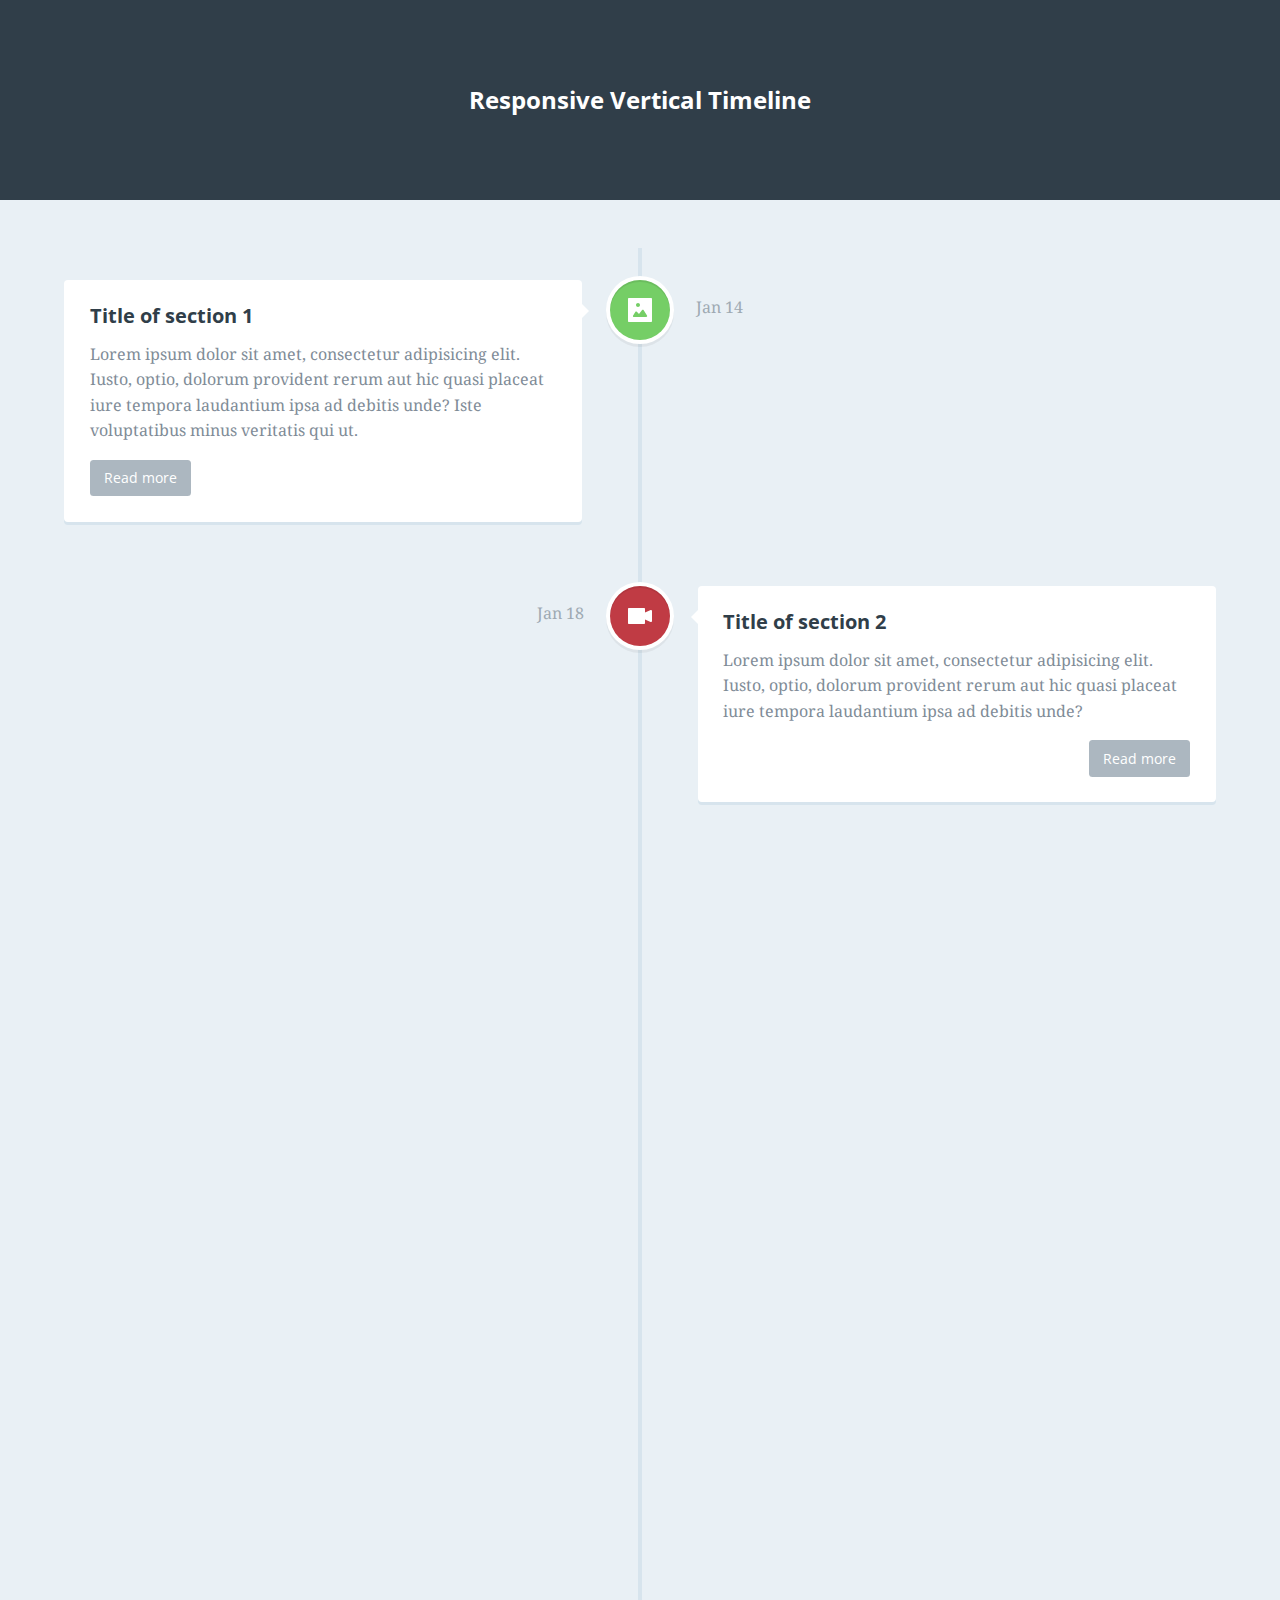
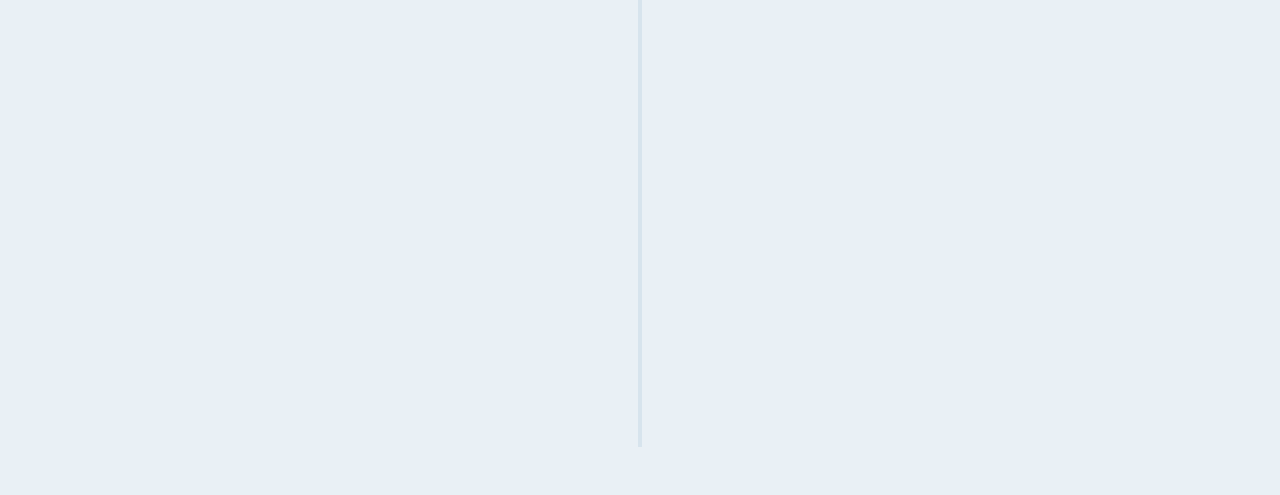
<file: billing-timeline/index.html>
<!doctype html>
<html lang="en" class="no-js">
<head>
	<meta charset="UTF-8">
	<meta name="viewport" content="width=device-width, initial-scale=1">

	<link href='http://fonts.googleapis.com/css?family=Droid+Serif|Open+Sans:400,700' rel='stylesheet' type='text/css'>

	<link rel="stylesheet" href="css/reset.css"> <!-- CSS reset -->
	<link rel="stylesheet" href="css/style.css"> <!-- Resource style -->
	<script src="js/modernizr.js"></script> <!-- Modernizr -->
  	
	<title>Responsive Vertical Timeline</title>
</head>
<body>
	<header>
		<h1>Responsive Vertical Timeline</h1>
	</header>

	<section id="cd-timeline" class="cd-container">
		<div class="cd-timeline-block">
			<div class="cd-timeline-img cd-picture">
				<img src="img/cd-icon-picture.svg" alt="Picture">
			</div> <!-- cd-timeline-img -->

			<div class="cd-timeline-content">
				<h2>Title of section 1</h2>
				<p>Lorem ipsum dolor sit amet, consectetur adipisicing elit. Iusto, optio, dolorum provident rerum aut hic quasi placeat iure tempora laudantium ipsa ad debitis unde? Iste voluptatibus minus veritatis qui ut.</p>
				<a href="#0" class="cd-read-more">Read more</a>
				<span class="cd-date">Jan 14</span>
			</div> <!-- cd-timeline-content -->
		</div> <!-- cd-timeline-block -->

		<div class="cd-timeline-block">
			<div class="cd-timeline-img cd-movie">
				<img src="img/cd-icon-movie.svg" alt="Movie">
			</div> <!-- cd-timeline-img -->

			<div class="cd-timeline-content">
				<h2>Title of section 2</h2>
				<p>Lorem ipsum dolor sit amet, consectetur adipisicing elit. Iusto, optio, dolorum provident rerum aut hic quasi placeat iure tempora laudantium ipsa ad debitis unde?</p>
				<a href="#0" class="cd-read-more">Read more</a>
				<span class="cd-date">Jan 18</span>
			</div> <!-- cd-timeline-content -->
		</div> <!-- cd-timeline-block -->

		<div class="cd-timeline-block">
			<div class="cd-timeline-img cd-picture">
				<img src="img/cd-icon-picture.svg" alt="Picture">
			</div> <!-- cd-timeline-img -->

			<div class="cd-timeline-content">
				<h2>Title of section 3</h2>
				<p>Lorem ipsum dolor sit amet, consectetur adipisicing elit. Excepturi, obcaecati, quisquam id molestias eaque asperiores voluptatibus cupiditate error assumenda delectus odit similique earum voluptatem doloremque dolorem ipsam quae rerum quis. Odit, itaque, deserunt corporis vero ipsum nisi eius odio natus ullam provident pariatur temporibus quia eos repellat consequuntur perferendis enim amet quae quasi repudiandae sed quod veniam dolore possimus rem voluptatum eveniet eligendi quis fugiat aliquam sunt similique aut adipisci.</p>
				<a href="#0" class="cd-read-more">Read more</a>
				<span class="cd-date">Jan 24</span>
			</div> <!-- cd-timeline-content -->
		</div> <!-- cd-timeline-block -->

		<div class="cd-timeline-block">
			<div class="cd-timeline-img cd-location">
				<img src="img/cd-icon-location.svg" alt="Location">
			</div> <!-- cd-timeline-img -->

			<div class="cd-timeline-content">
				<h2>Title of section 4</h2>
				<p>Lorem ipsum dolor sit amet, consectetur adipisicing elit. Iusto, optio, dolorum provident rerum aut hic quasi placeat iure tempora laudantium ipsa ad debitis unde? Iste voluptatibus minus veritatis qui ut.</p>
				<a href="#0" class="cd-read-more">Read more</a>
				<span class="cd-date">Feb 14</span>
			</div> <!-- cd-timeline-content -->
		</div> <!-- cd-timeline-block -->

		<div class="cd-timeline-block">
			<div class="cd-timeline-img cd-location">
				<img src="img/cd-icon-location.svg" alt="Location">
			</div> <!-- cd-timeline-img -->

			<div class="cd-timeline-content">
				<h2>Title of section 5</h2>
				<p>Lorem ipsum dolor sit amet, consectetur adipisicing elit. Iusto, optio, dolorum provident rerum.</p>
				<a href="#0" class="cd-read-more">Read more</a>
				<span class="cd-date">Feb 18</span>
			</div> <!-- cd-timeline-content -->
		</div> <!-- cd-timeline-block -->

		<div class="cd-timeline-block">
			<div class="cd-timeline-img cd-movie">
				<img src="img/cd-icon-movie.svg" alt="Movie">
			</div> <!-- cd-timeline-img -->

			<div class="cd-timeline-content">
				<h2>Final Section</h2>
				<p>This is the content of the last section</p>
				<span class="cd-date">Feb 26</span>
			</div> <!-- cd-timeline-content -->
		</div> <!-- cd-timeline-block -->
	</section> <!-- cd-timeline -->
<script src="http://ajax.googleapis.com/ajax/libs/jquery/1.11.0/jquery.min.js"></script>
<script src="js/main.js"></script> <!-- Resource jQuery -->
</body>
</html>
</file>
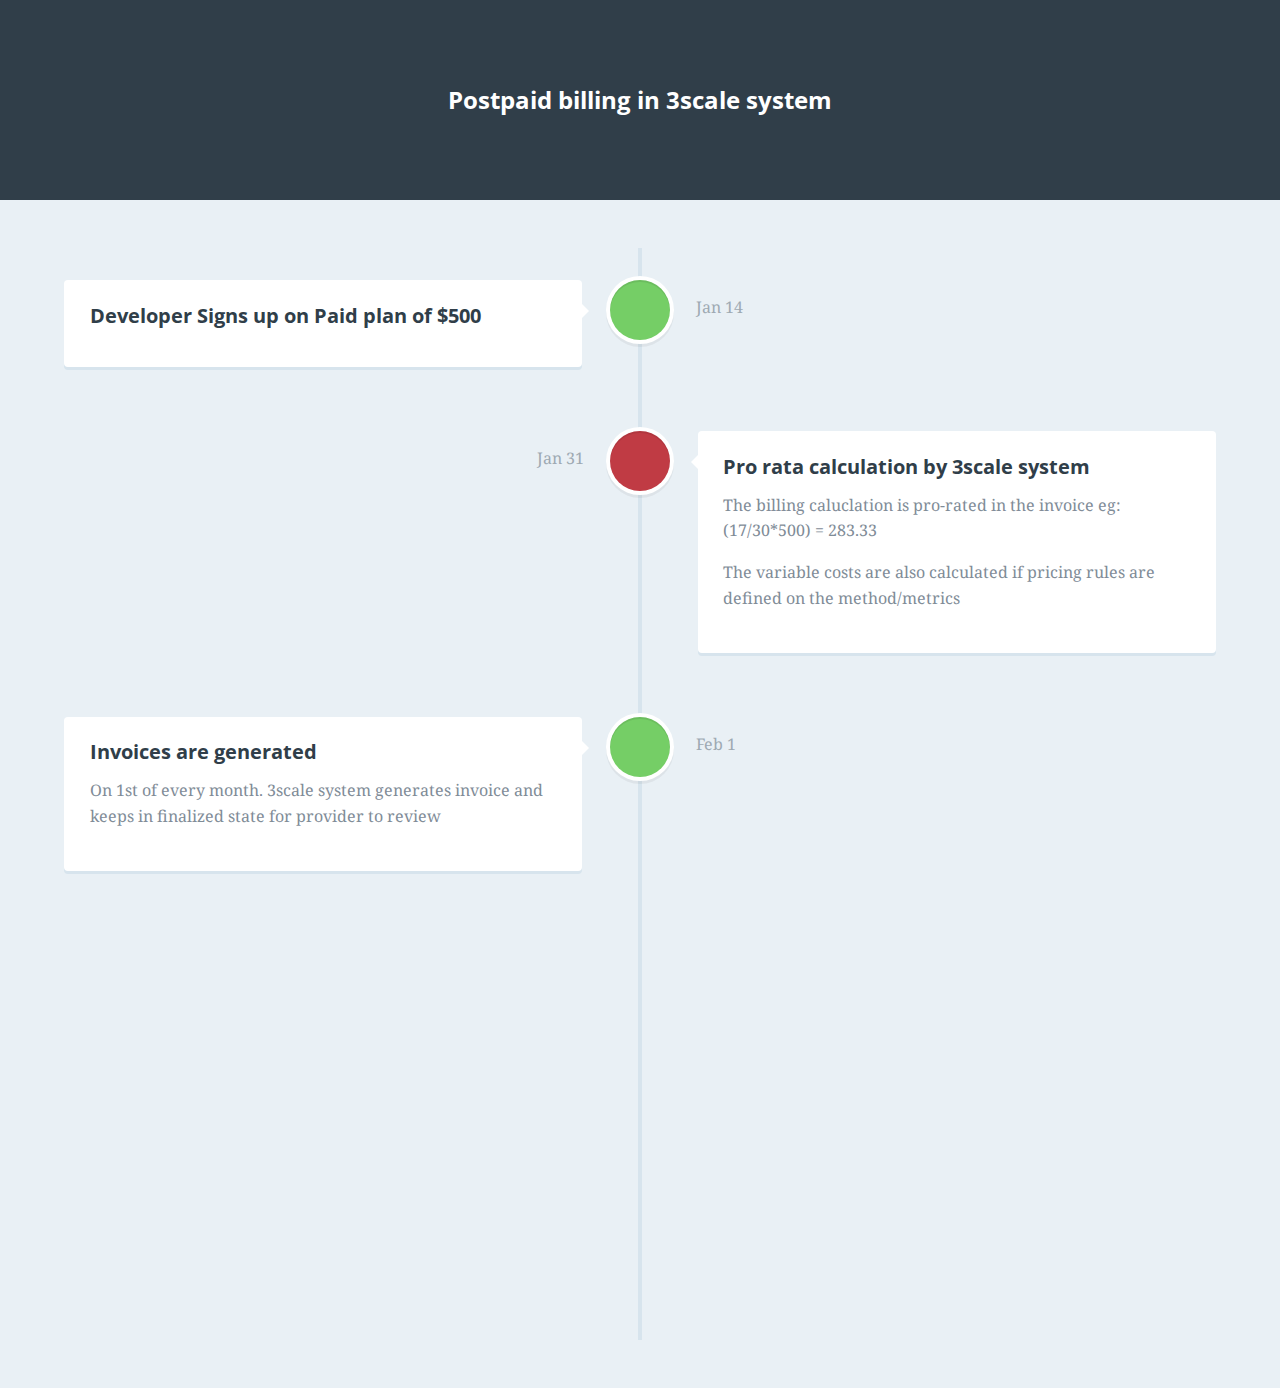
<file: billing-postpaid.html>
<!doctype html>
<html lang="en" class="no-js">
<head>
	<meta charset="UTF-8">
	<meta name="viewport" content="width=device-width, initial-scale=1">

	<link href='http://fonts.googleapis.com/css?family=Droid+Serif|Open+Sans:400,700' rel='stylesheet' type='text/css'>

	<link rel="stylesheet" href="billing-timeline/css/reset.css"> <!-- CSS reset -->
	<link rel="stylesheet" href="billing-timeline/css/style.css"> <!-- Resource style -->
	<script src="billing-timeline/js/modernizr.js"></script> <!-- Modernizr -->
  	
	<title>Postpaid billing</title>
</head>
<body>
	<header>
		<h1>Postpaid billing in 3scale system</h1>
	</header>

	<section id="cd-timeline" class="cd-container">
		<div class="cd-timeline-block">
			<div class="cd-timeline-img cd-picture">
			</div> <!-- cd-timeline-img -->

			<div class="cd-timeline-content">
				<h2>Developer Signs up on Paid plan of $500</h2>
				<p></p>
				<span class="cd-date">Jan 14</span>
			</div> <!-- cd-timeline-content -->
		</div> <!-- cd-timeline-block -->

		<div class="cd-timeline-block">
			<div class="cd-timeline-img cd-movie">
			</div> <!-- cd-timeline-img -->

			<div class="cd-timeline-content">
				<h2>Pro rata calculation by 3scale system</h2>
				<p>The billing caluclation is pro-rated in the invoice eg: (17/30*500) = 283.33</p> <p>The variable costs are also calculated if pricing rules are defined on the method/metrics</p>
				<span class="cd-date">Jan 31</span>
			</div> <!-- cd-timeline-content -->
		</div> <!-- cd-timeline-block -->

		<div class="cd-timeline-block">
			<div class="cd-timeline-img cd-picture">
			</div> <!-- cd-timeline-img -->

			<div class="cd-timeline-content">
				<h2>Invoices are generated</h2>
				<p>On 1st of every month. 3scale system generates invoice and keeps in finalized state for provider to review</p>
				<span class="cd-date">Feb 1</span>
			</div> <!-- cd-timeline-content -->
		</div> <!-- cd-timeline-block -->

		<div class="cd-timeline-block">
			<div class="cd-timeline-img cd-location">
			</div> <!-- cd-timeline-img -->

			<div class="cd-timeline-content">
				<h2>Invoices are issued</h2>
				<p>After three days, the invoices are issued via email to the developers</p>
				<span class="cd-date">Feb 4</span>
			</div> <!-- cd-timeline-content -->
		</div> <!-- cd-timeline-block -->

		<div class="cd-timeline-block">
			<div class="cd-timeline-img cd-movie">
			</div> <!-- cd-timeline-img -->

			<div class="cd-timeline-content">
				<h2>Invoices are charged</h2>
				<p>After two days, the developers credit card is charged for the issued invoice</p>
				<span class="cd-date">Feb 6</span>
			</div> <!-- cd-timeline-content -->
		</div> <!-- cd-timeline-block -->

	</section> <!-- cd-timeline -->
<script src="http://ajax.googleapis.com/ajax/libs/jquery/1.11.0/jquery.min.js"></script>
<script src="billing-timeline/js/main.js"></script> <!-- Resource jQuery -->
</body>
</html>
</file>
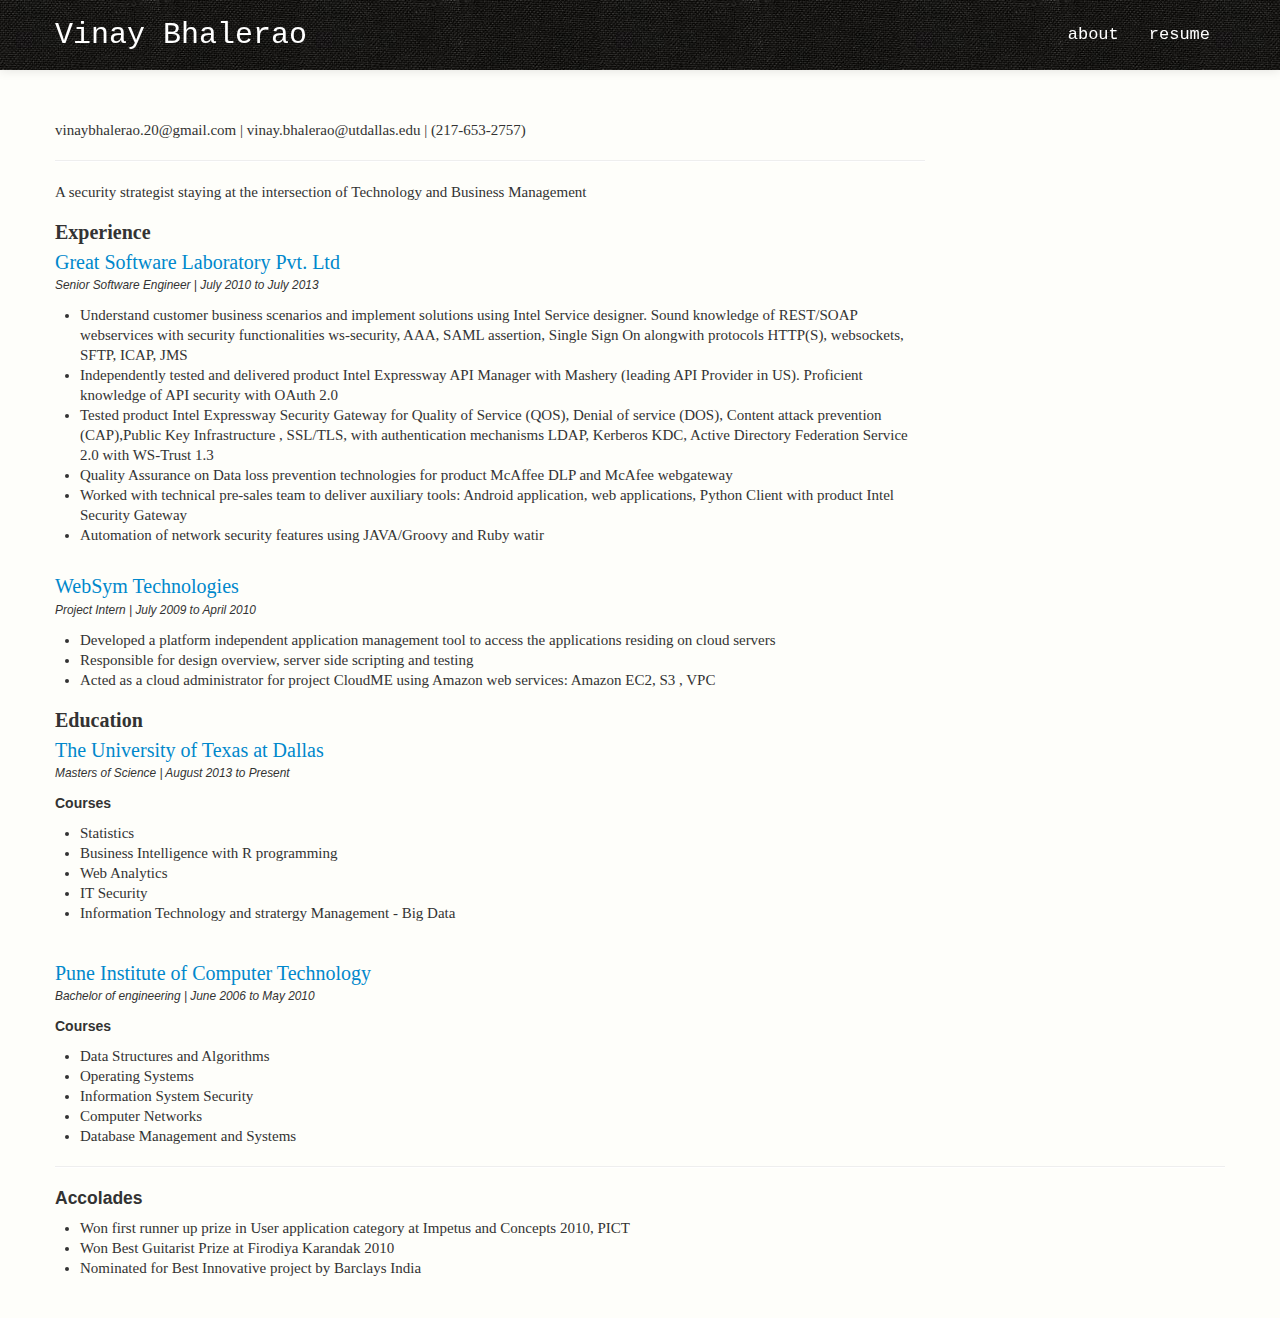
<file: resume.html>
<!DOCTYPE html>
<html lang="en">
  <head>
    <meta charset="utf-8">
    <meta name="viewport" content="width=device-width, initial-scale=1.0">
    <meta name="description" content="Resume">
    <meta name="author" content="Your name">
    <title>Resume</title>
    <!-- Bootstrap -->
    <link href="css/bootstrap.min.css" rel="stylesheet">
    <!-- Bootstrap responsive -->
    <link href="css/bootstrap-responsive.min.css" rel="stylesheet">
    <!-- Font awesome - iconic font with IE7 support --> 
    <link href="css/font-awesome.css" rel="stylesheet">
    <link href="css/font-awesome-ie7.css" rel="stylesheet">
    <!-- Bootbusiness theme -->
    <link href="css/style.css" rel="stylesheet">
  </head>
  <body>
    <!-- Start: HEADER -->
    <header>
      <!-- Start: Navigation wrapper -->
      <div class="navbar navbar-fixed-top">
        <div class="navbar-inner">
          <div class="container">
            <a href="index.html" class="brand label-name">Vinay Bhalerao</a>
            <!-- Below button used for responsive navigation -->
            <button type="button" class="btn btn-navbar" data-toggle="collapse" data-target=".nav-collapse">
              <span class="icon-bar"></span>
              <span class="icon-bar"></span>
              <span class="icon-bar"></span>
            </button>
            <!-- Start: Primary navigation -->
            <div class="nav-collapse collapse">        
              <ul class="nav pull-right">

                <li><a href="/">about</a></li>
				<li><a href="resume.html">resume</a></li>
               <!-- <li><a href="contact_us.html">contact</a></li>-->
				
              </ul>
            </div>
          </div>
        </div>
      </div>
      <!-- End: Navigation wrapper -->   
    </header>
    <!-- End: HEADER -->
    <!-- Start: MAIN CONTENT -->
      <div class="content-para">
      <div class="container">
        <div class="row">
          <div class="span9"><br>
            <p class="header-para">vinaybhalerao.20@gmail.com | vinay.bhalerao@utdallas.edu | (217-653-2757)</p><hr>
              <p class="header-para">
                 A security strategist staying at the intersection of Technology and Business Management
              </p>
          </div>
        
        </div>
        <div class="row">
          <div class="span9">
            <h4 class="header-lines">Experience</h4>
              <a href=http://www.gslab.com/" class="header-lines">Great Software Laboratory Pvt. Ltd</a><br>
                  <small><em>Senior Software Engineer | July 2010 to July 2013</em>
               <p>
                  <ul class="header-para">
                     <li>
                        Understand customer business scenarios and implement solutions using Intel Service designer. Sound knowledge of REST/SOAP webservices with security functionalities ws-security, AAA, SAML assertion, Single Sign On alongwith protocols HTTP(S), websockets, SFTP, ICAP, JMS
                     </li>
                    
                     <li>
                        Independently tested and delivered product Intel Expressway API Manager with Mashery (leading API Provider in US). Proficient knowledge of API security with OAuth 2.0
                      </li>

                      <li>
                        Tested product Intel Expressway Security Gateway for Quality of Service (QOS), Denial of service (DOS), Content attack prevention (CAP),Public Key Infrastructure , SSL/TLS, with authentication mechanisms LDAP, Kerberos KDC, Active Directory Federation Service 2.0 with WS-Trust 1.3
                      </li>
                      
                               
                      <li>
                        Quality Assurance on Data loss prevention technologies for product McAffee DLP and McAfee webgateway
                      </li>
            
                      <li>
                        Worked with technical pre-sales team to deliver auxiliary tools: Android application, web applications, Python Client with product Intel Security Gateway
                      </li>
                                          
                      <li>
                        Automation of network security features using JAVA/Groovy and Ruby watir
                      </li>
                </ul>
              </p>

              <br>

              <a href=http://www.websym.com/ class="header-lines">WebSym Technologies</a><br>
                  <em>Project Intern | July 2009 to April 2010</em>
              
              <p>
                  <ul class="header-para">
                      <li>
                        Developed a platform independent application management tool to access the applications residing on cloud servers
                      </li>
                      
                      <li>
                        Responsible for design overview, server side scripting and testing
                      </li>

                      <li>
                        Acted as a cloud administrator for project CloudME using Amazon web services: Amazon EC2, S3 , VPC
                      </li>
              </p>
          </div>    

          
        </div>
			
        <div class="row bottom-space">
          <div class="span9">
              <h4 class="header-lines">Education</h4>
              <a href=http://www.utdallas.edu/" class="header-lines">The University of Texas at Dallas</a><br>
                  <em>Masters of Science | August 2013 to Present</em>
              
              <h5>Courses</h5>
              <p>
                  <ul class="header-para">
                     <li>
                        Statistics
                     </li>
                     <li>
                     Business Intelligence with R programming
                     </li>
                     <li>
                        Web Analytics
                     </li>
					 <li>
                        IT Security
                     </li>
					 <li>
                        Information Technology and stratergy Management - Big Data
                     </li>
                  <ul>
              </p>
			  </div>
			  
        </div>
			   <div>
			   <a href="http://pict.edu/" class="header-lines">Pune Institute of Computer Technology</a><br>
			   <em>Bachelor of engineering | June 2006 to May 2010</em>
              
              <h5>Courses</h5>
              <p>
                  <ul class="header-para">
                     <li>
                        Data Structures and Algorithms
                     </li>
                     <li>
						Operating Systems
                     </li>
                     <li>
                        Information System Security
                     </li>
					 <li>
						Computer Networks
                     </li>
					 <li>
                     Database Management and Systems
                     </li> 
                  <ul>
              </p>
			  
			    
      
	  </div>
	  <hr>
	  <h4> Accolades </h4>
	      <p>
                  <ul class="header-para">
                     <li>
                        Won first runner up prize in User application category at Impetus and Concepts 2010, PICT
                     </li>
                     <li>
                        Won Best Guitarist Prize at Firodiya Karandak 2010
                     </li>
                     <li>
                        Nominated for Best Innovative project by Barclays India
                     </li>
                  <ul>
              </p>
			
		</div>	  
			
      <div>
	  
      
      
    
      

    <!-- End: MAIN CONTENT -->
    <!-- Start: FOOTER -->
				<!--	<footer>
				<div class="container">
						<div class="row pull-left">
							<p class="sansserif">
								<small>Copyright &copy; 2013 Vinay Bhalerao. All Rights Reserved.
							</p>
						</div>
					<div class="row pull-right">						
							<div id="social-icons">
								<a href="http://www.linkedin.com/pub/vinay-bhalerao/27/519/480"><img src="img/linkedin_32.png" width="32" height="32" alt="LinkedIn" /></a>							
								<a href="https://twitter.com/vinaybhalerao"><img src="img/twitter_32.png" width="32" height="32" alt="Twitter" /></a>
								<a href="http://www.facebook.com/bhalerao.vinay"><img src="img/facebook_32.png" width="32" height="32" alt="Facebook" /></a>
								<a href="https://soundcloud.com/vinay-bhalerao"><img src="img/soundcloud-icon.png" width="32" height="32" alt="Sound Cloud"/></a>
								<a href="https://plus.google.com/u/0/109780141519758727599/posts"><img src="img/google_buzz_32.png" width="32" height="32" alt="Google Plus" /></a>			
								<a href="http://vinaybhalerao.wordpress.com"><img src="img/wordpress_32.png" width="32" height="32" alt="Wordpress" /></a>
								
							</div>
						
					</div>
				</div> 
			</footer>-->
    <!-- End: FOOTER -->
    <script type="text/javascript" src="js/jquery.min.js"></script>
    <script type="text/javascript" src="js/bootstrap.min.js"></script>
    <script type="text/javascript" src="js/boot-business.js"></script>
  </body>
</html>
</file>
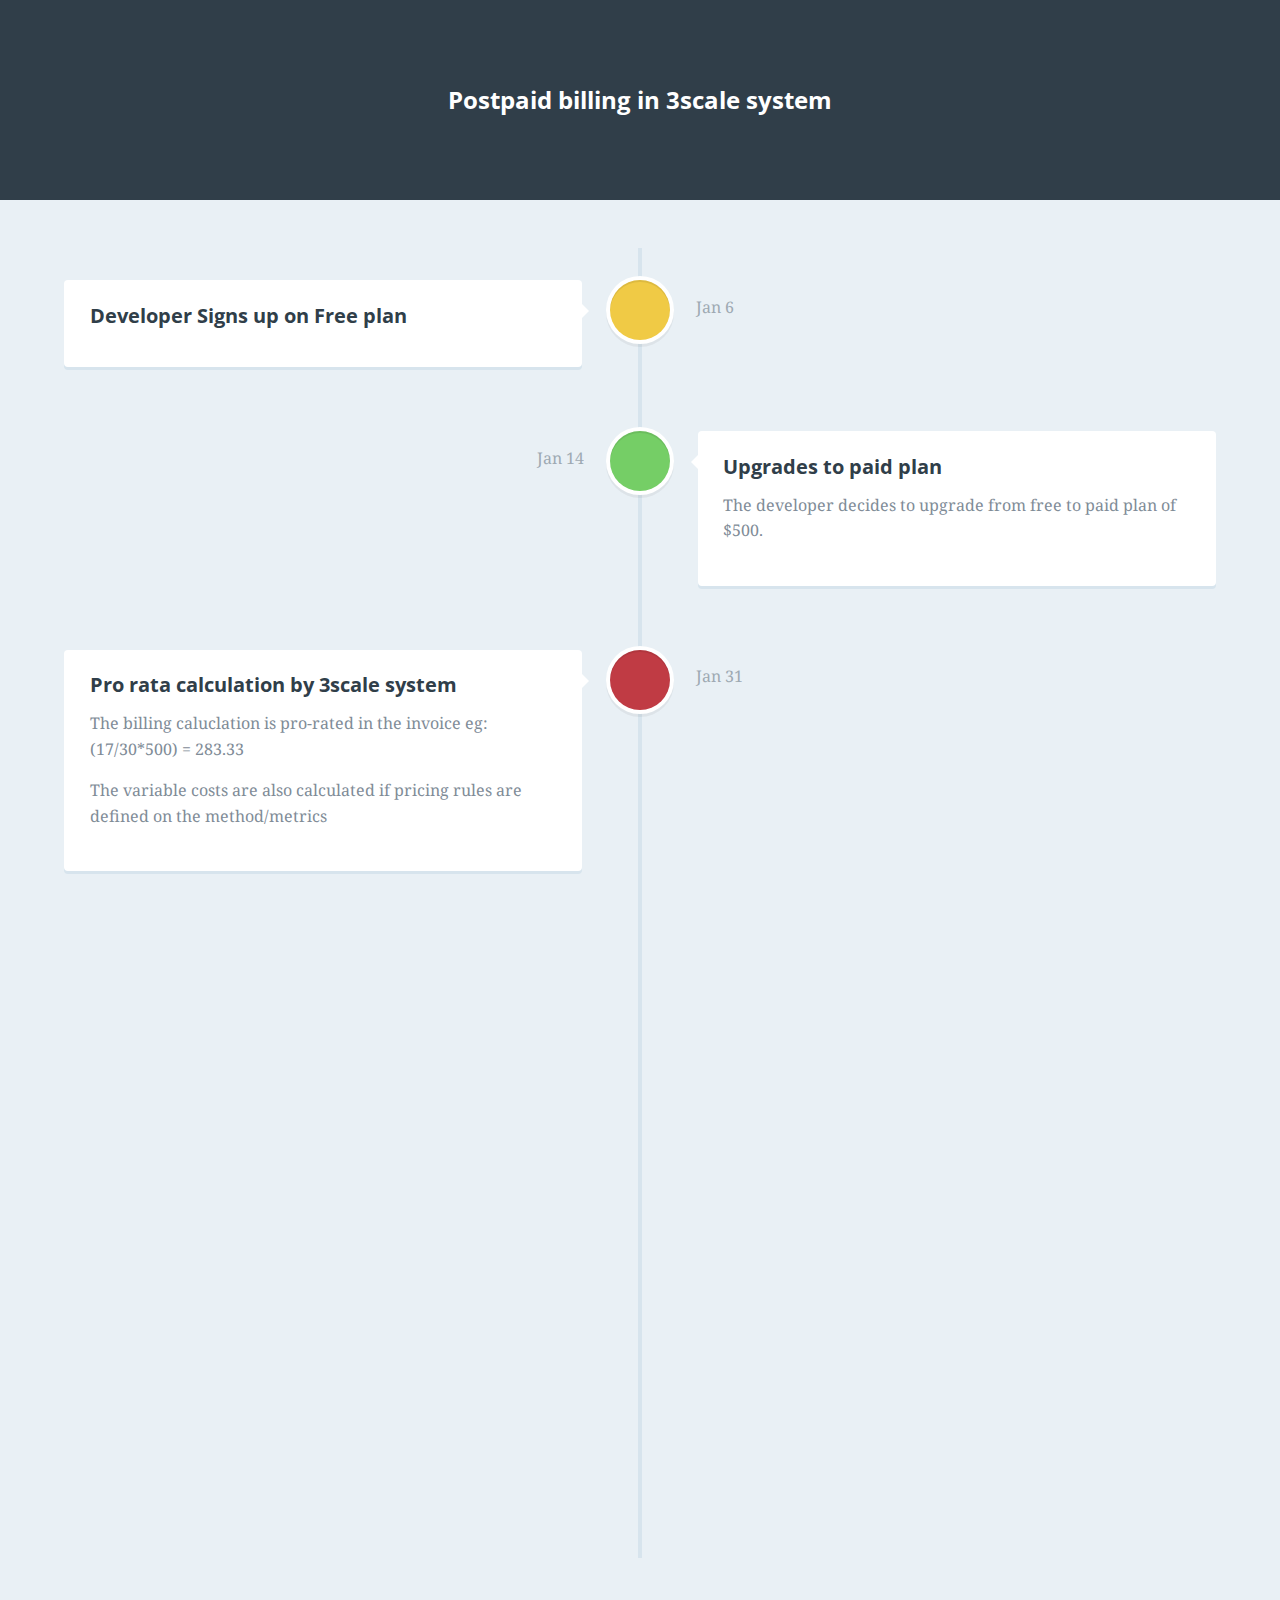
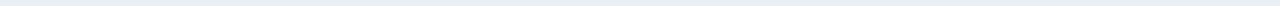
<file: 3scale/billing-postpaid.html>
<!doctype html>
<html lang="en" class="no-js">
<head>
	<meta charset="UTF-8">
	<meta name="viewport" content="width=device-width, initial-scale=1">

	<link href='http://fonts.googleapis.com/css?family=Droid+Serif|Open+Sans:400,700' rel='stylesheet' type='text/css'>

	<link rel="stylesheet" href="billing-timeline/css/reset.css"> <!-- CSS reset -->
	<link rel="stylesheet" href="billing-timeline/css/style.css"> <!-- Resource style -->
	<script src="billing-timeline/js/modernizr.js"></script> <!-- Modernizr -->
  	
	<title>Postpaid billing</title>
</head>
<body>
	<header>
		<h1>Postpaid billing in 3scale system</h1>
	</header>

	<section id="cd-timeline" class="cd-container">
		<div class="cd-timeline-block">
                        <div class="cd-timeline-img cd-location">
                        </div> <!-- cd-timeline-img -->

                        <div class="cd-timeline-content">
                                <h2>Developer Signs up on Free plan</h2>
                                <p></p>
                                <span class="cd-date">Jan 6</span>
                        </div> <!-- cd-timeline-content -->
                </div> <!-- cd-timeline-block -->
                 
                 <div class="cd-timeline-block">
			<div class="cd-timeline-img cd-picture">
			</div> <!-- cd-timeline-img -->

			<div class="cd-timeline-content">
				<h2>Upgrades to paid plan</h2>
				<p>The developer decides to upgrade from free to paid plan of $500.</p>
				<span class="cd-date">Jan 14</span>
			</div> <!-- cd-timeline-content -->
		</div> <!-- cd-timeline-block -->

		<div class="cd-timeline-block">
			<div class="cd-timeline-img cd-movie">
			</div> <!-- cd-timeline-img -->

			<div class="cd-timeline-content">
				<h2>Pro rata calculation by 3scale system</h2>
				<p>The billing caluclation is pro-rated in the invoice eg: (17/30*500) = 283.33</p> <p>The variable costs are also calculated if pricing rules are defined on the method/metrics</p>
				<span class="cd-date">Jan 31</span>
			</div> <!-- cd-timeline-content -->
		</div> <!-- cd-timeline-block -->

		<div class="cd-timeline-block">
			<div class="cd-timeline-img cd-picture">
			</div> <!-- cd-timeline-img -->

			<div class="cd-timeline-content">
				<h2>Invoices are generated</h2>
				<p>On 1st of every month. 3scale system generates invoice and keeps in finalized state for provider to review</p>
				<span class="cd-date">Feb 1</span>
			</div> <!-- cd-timeline-content -->
		</div> <!-- cd-timeline-block -->

		<div class="cd-timeline-block">
			<div class="cd-timeline-img cd-location">
			</div> <!-- cd-timeline-img -->

			<div class="cd-timeline-content">
				<h2>Invoices are issued</h2>
				<p>After three days, the invoices are issued via email to the developers</p>
				<span class="cd-date">Feb 4</span>
			</div> <!-- cd-timeline-content -->
		</div> <!-- cd-timeline-block -->

		<div class="cd-timeline-block">
			<div class="cd-timeline-img cd-movie">
			</div> <!-- cd-timeline-img -->

			<div class="cd-timeline-content">
				<h2>Invoices are charged</h2>
				<p>After two days, the developers credit card is charged for the issued invoice</p>
				<span class="cd-date">Feb 6</span>
			</div> <!-- cd-timeline-content -->
		</div> <!-- cd-timeline-block -->

	</section> <!-- cd-timeline -->
<script src="http://ajax.googleapis.com/ajax/libs/jquery/1.11.0/jquery.min.js"></script>
<script src="billing-timeline/js/main.js"></script> <!-- Resource jQuery -->
</body>
</html>
</file>
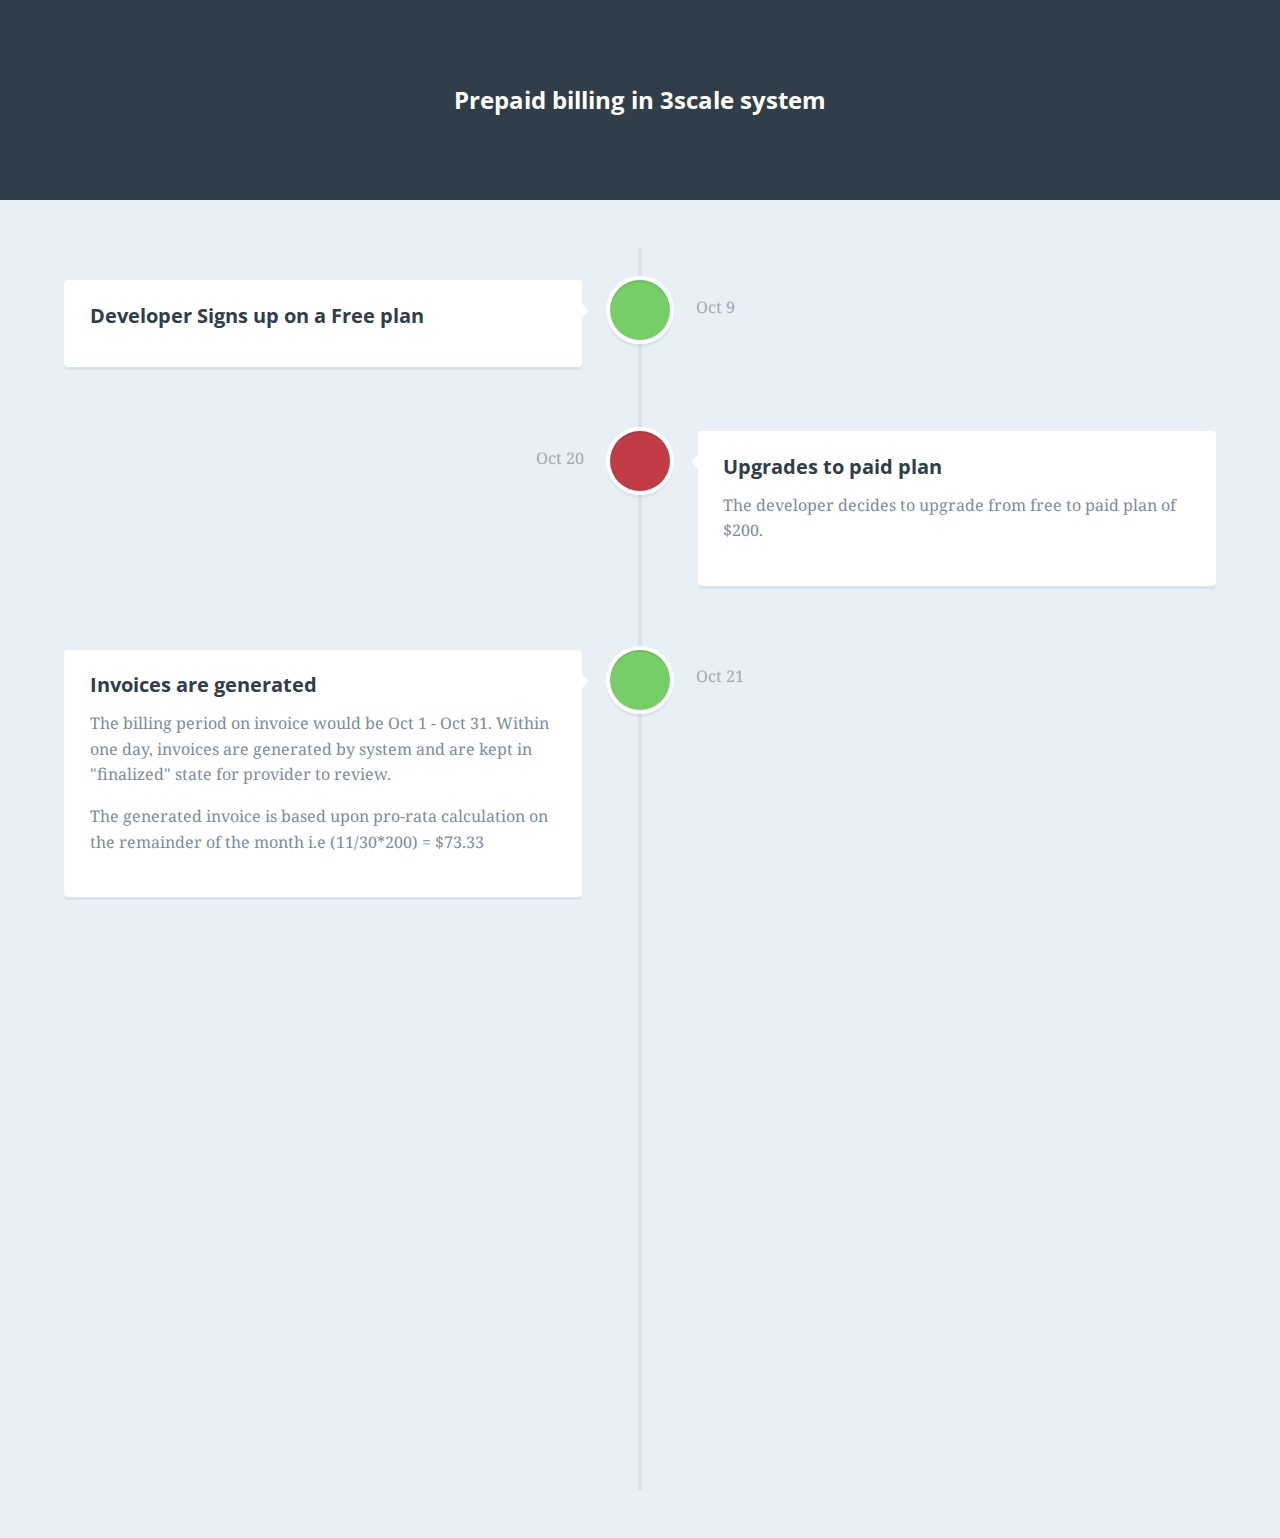
<file: 3scale/billing-prepaid.html>
<!doctype html>
<html lang="en" class="no-js">
<head>
	<meta charset="UTF-8">
	<meta name="viewport" content="width=device-width, initial-scale=1">

	<link href='http://fonts.googleapis.com/css?family=Droid+Serif|Open+Sans:400,700' rel='stylesheet' type='text/css'>

	<link rel="stylesheet" href="billing-timeline/css/reset.css"> <!-- CSS reset -->
	<link rel="stylesheet" href="billing-timeline/css/style.css"> <!-- Resource style -->
	<script src="billing-timeline/js/modernizr.js"></script> <!-- Modernizr -->
  	
	<title>Prepaid billing</title>
</head>
<body>
	<header>
		<h1>Prepaid billing in 3scale system</h1>
	</header>

	<section id="cd-timeline" class="cd-container">
		<div class="cd-timeline-block">
			<div class="cd-timeline-img cd-picture">
			</div> <!-- cd-timeline-img -->

			<div class="cd-timeline-content">
				<h2>Developer Signs up on a Free plan</h2>
				<p></p>
				<span class="cd-date">Oct 9</span>
			</div> <!-- cd-timeline-content -->
		</div> <!-- cd-timeline-block -->

		<div class="cd-timeline-block">
			<div class="cd-timeline-img cd-movie">
			</div> <!-- cd-timeline-img -->

			<div class="cd-timeline-content">
				<h2>Upgrades to paid plan</h2>
				<p>The developer decides to upgrade from free to paid plan of $200.</p>
				<span class="cd-date">Oct 20</span>
			</div> <!-- cd-timeline-content -->
		</div> <!-- cd-timeline-block -->

		<div class="cd-timeline-block">
			<div class="cd-timeline-img cd-picture">
			</div> <!-- cd-timeline-img -->

			<div class="cd-timeline-content">
				<h2>Invoices are generated</h2>
				<p>The billing period on invoice would be Oct 1 - Oct 31. Within one day, invoices are generated by system and are kept in "finalized" state for provider to review.</p> <p> The generated invoice is based upon pro-rata calculation on the remainder of the month i.e (11/30*200) = $73.33</p>
				<span class="cd-date">Oct 21</span>
			</div> <!-- cd-timeline-content -->
		</div> <!-- cd-timeline-block -->

		<div class="cd-timeline-block">
			<div class="cd-timeline-img cd-location">
			</div> <!-- cd-timeline-img -->

			<div class="cd-timeline-content">
				<h2>Invoices are issued</h2>
				<p>After two or three days, the invoices are issued to the developer.<p></p> The provider can view the invoice state as "pending".</p>

				<span class="cd-date">Oct 24</span>
			</div> <!-- cd-timeline-content -->
		</div> <!-- cd-timeline-block -->

		<div class="cd-timeline-block">
			<div class="cd-timeline-img cd-movie">
			</div> <!-- cd-timeline-img -->

			<div class="cd-timeline-content">
				<h2>Invoices are charged</h2>
				<p>After two days, the developers credit card is charged for the issued invoice.</p><p>The invoice state is in "pending" state unless the developer credit card is charged. As soon as it is charged, the state is changed to "paid"</p>
				<span class="cd-date">Oct 26</span>
			</div> <!-- cd-timeline-content -->
		</div> <!-- cd-timeline-block -->

	</section> <!-- cd-timeline -->
<script src="http://ajax.googleapis.com/ajax/libs/jquery/1.11.0/jquery.min.js"></script>
<script src="billing-timeline/js/main.js"></script> <!-- Resource jQuery -->
</body>
</html>
</file>
<file: billing-timeline/css/style.css>
/* -------------------------------- 

Primary style

-------------------------------- */
html * {
  -webkit-font-smoothing: antialiased;
  -moz-osx-font-smoothing: grayscale;
}

*, *:after, *:before {
  -webkit-box-sizing: border-box;
  -moz-box-sizing: border-box;
  box-sizing: border-box;
}

body {
  font-size: 100%;
  font-family: "Droid Serif", serif;
  color: #7f8c97;
  background-color: #e9f0f5;
}

a {
  color: #acb7c0;
  text-decoration: none;
  font-family: "Open Sans", sans-serif;
}

img {
  max-width: 100%;
}

h1, h2 {
  font-family: "Open Sans", sans-serif;
  font-weight: bold;
}

/* -------------------------------- 

Modules - reusable parts of our design

-------------------------------- */
.cd-container {
  /* this class is used to give a max-width to the element it is applied to, and center it horizontally when it reaches that max-width */
  width: 90%;
  max-width: 1170px;
  margin: 0 auto;
}
.cd-container::after {
  /* clearfix */
  content: '';
  display: table;
  clear: both;
}

/* -------------------------------- 

Main components 

-------------------------------- */
header {
  height: 200px;
  line-height: 200px;
  text-align: center;
  background: #303e49;
}
header h1 {
  color: white;
  font-size: 18px;
  font-size: 1.125rem;
}
@media only screen and (min-width: 1170px) {
  header {
    height: 200px;
    line-height: 200px;
  }
  header h1 {
    font-size: 24px;
    font-size: 1.5rem;
  }
}

#cd-timeline {
  position: relative;
  padding: 2em 0;
  margin-top: 2em;
  margin-bottom: 2em;
}
#cd-timeline::before {
  /* this is the vertical line */
  content: '';
  position: absolute;
  top: 0;
  left: 18px;
  height: 100%;
  width: 4px;
  background: #d7e4ed;
}
@media only screen and (min-width: 1170px) {
  #cd-timeline {
    margin-top: 3em;
    margin-bottom: 3em;
  }
  #cd-timeline::before {
    left: 50%;
    margin-left: -2px;
  }
}

.cd-timeline-block {
  position: relative;
  margin: 2em 0;
}
.cd-timeline-block:after {
  content: "";
  display: table;
  clear: both;
}
.cd-timeline-block:first-child {
  margin-top: 0;
}
.cd-timeline-block:last-child {
  margin-bottom: 0;
}
@media only screen and (min-width: 1170px) {
  .cd-timeline-block {
    margin: 4em 0;
  }
  .cd-timeline-block:first-child {
    margin-top: 0;
  }
  .cd-timeline-block:last-child {
    margin-bottom: 0;
  }
}

.cd-timeline-img {
  position: absolute;
  top: 0;
  left: 0;
  width: 40px;
  height: 40px;
  border-radius: 50%;
  box-shadow: 0 0 0 4px white, inset 0 2px 0 rgba(0, 0, 0, 0.08), 0 3px 0 4px rgba(0, 0, 0, 0.05);
}
.cd-timeline-img img {
  display: block;
  width: 24px;
  height: 24px;
  position: relative;
  left: 50%;
  top: 50%;
  margin-left: -12px;
  margin-top: -12px;
}
.cd-timeline-img.cd-picture {
  background: #75ce66;
}
.cd-timeline-img.cd-movie {
  background: #c03b44;
}
.cd-timeline-img.cd-location {
  background: #f0ca45;
}
@media only screen and (min-width: 1170px) {
  .cd-timeline-img {
    width: 60px;
    height: 60px;
    left: 50%;
    margin-left: -30px;
    /* Force Hardware Acceleration in WebKit */
    -webkit-transform: translateZ(0);
    -webkit-backface-visibility: hidden;
  }
  .cssanimations .cd-timeline-img.is-hidden {
    visibility: hidden;
  }
  .cssanimations .cd-timeline-img.bounce-in {
    visibility: visible;
    -webkit-animation: cd-bounce-1 0.6s;
    -moz-animation: cd-bounce-1 0.6s;
    animation: cd-bounce-1 0.6s;
  }
}

@-webkit-keyframes cd-bounce-1 {
  0% {
    opacity: 0;
    -webkit-transform: scale(0.5);
  }

  60% {
    opacity: 1;
    -webkit-transform: scale(1.2);
  }

  100% {
    -webkit-transform: scale(1);
  }
}
@-moz-keyframes cd-bounce-1 {
  0% {
    opacity: 0;
    -moz-transform: scale(0.5);
  }

  60% {
    opacity: 1;
    -moz-transform: scale(1.2);
  }

  100% {
    -moz-transform: scale(1);
  }
}
@keyframes cd-bounce-1 {
  0% {
    opacity: 0;
    -webkit-transform: scale(0.5);
    -moz-transform: scale(0.5);
    -ms-transform: scale(0.5);
    -o-transform: scale(0.5);
    transform: scale(0.5);
  }

  60% {
    opacity: 1;
    -webkit-transform: scale(1.2);
    -moz-transform: scale(1.2);
    -ms-transform: scale(1.2);
    -o-transform: scale(1.2);
    transform: scale(1.2);
  }

  100% {
    -webkit-transform: scale(1);
    -moz-transform: scale(1);
    -ms-transform: scale(1);
    -o-transform: scale(1);
    transform: scale(1);
  }
}
.cd-timeline-content {
  position: relative;
  margin-left: 60px;
  background: white;
  border-radius: 0.25em;
  padding: 1em;
  box-shadow: 0 3px 0 #d7e4ed;
}
.cd-timeline-content:after {
  content: "";
  display: table;
  clear: both;
}
.cd-timeline-content h2 {
  color: #303e49;
}
.cd-timeline-content p, .cd-timeline-content .cd-read-more, .cd-timeline-content .cd-date {
  font-size: 13px;
  font-size: 0.8125rem;
}
.cd-timeline-content .cd-read-more, .cd-timeline-content .cd-date {
  display: inline-block;
}
.cd-timeline-content p {
  margin: 1em 0;
  line-height: 1.6;
}
.cd-timeline-content .cd-read-more {
  float: right;
  padding: .8em 1em;
  background: #acb7c0;
  color: white;
  border-radius: 0.25em;
}
.no-touch .cd-timeline-content .cd-read-more:hover {
  background-color: #bac4cb;
}
.cd-timeline-content .cd-date {
  float: left;
  padding: .8em 0;
  opacity: .7;
}
.cd-timeline-content::before {
  content: '';
  position: absolute;
  top: 16px;
  right: 100%;
  height: 0;
  width: 0;
  border: 7px solid transparent;
  border-right: 7px solid white;
}
@media only screen and (min-width: 768px) {
  .cd-timeline-content h2 {
    font-size: 20px;
    font-size: 1.25rem;
  }
  .cd-timeline-content p {
    font-size: 16px;
    font-size: 1rem;
  }
  .cd-timeline-content .cd-read-more, .cd-timeline-content .cd-date {
    font-size: 14px;
    font-size: 0.875rem;
  }
}
@media only screen and (min-width: 1170px) {
  .cd-timeline-content {
    margin-left: 0;
    padding: 1.6em;
    width: 45%;
  }
  .cd-timeline-content::before {
    top: 24px;
    left: 100%;
    border-color: transparent;
    border-left-color: white;
  }
  .cd-timeline-content .cd-read-more {
    float: left;
  }
  .cd-timeline-content .cd-date {
    position: absolute;
    width: 100%;
    left: 122%;
    top: 6px;
    font-size: 16px;
    font-size: 1rem;
  }
  .cd-timeline-block:nth-child(even) .cd-timeline-content {
    float: right;
  }
  .cd-timeline-block:nth-child(even) .cd-timeline-content::before {
    top: 24px;
    left: auto;
    right: 100%;
    border-color: transparent;
    border-right-color: white;
  }
  .cd-timeline-block:nth-child(even) .cd-timeline-content .cd-read-more {
    float: right;
  }
  .cd-timeline-block:nth-child(even) .cd-timeline-content .cd-date {
    left: auto;
    right: 122%;
    text-align: right;
  }
  .cssanimations .cd-timeline-content.is-hidden {
    visibility: hidden;
  }
  .cssanimations .cd-timeline-content.bounce-in {
    visibility: visible;
    -webkit-animation: cd-bounce-2 0.6s;
    -moz-animation: cd-bounce-2 0.6s;
    animation: cd-bounce-2 0.6s;
  }
}

@media only screen and (min-width: 1170px) {
  /* inverse bounce effect on even content blocks */
  .cssanimations .cd-timeline-block:nth-child(even) .cd-timeline-content.bounce-in {
    -webkit-animation: cd-bounce-2-inverse 0.6s;
    -moz-animation: cd-bounce-2-inverse 0.6s;
    animation: cd-bounce-2-inverse 0.6s;
  }
}
@-webkit-keyframes cd-bounce-2 {
  0% {
    opacity: 0;
    -webkit-transform: translateX(-100px);
  }

  60% {
    opacity: 1;
    -webkit-transform: translateX(20px);
  }

  100% {
    -webkit-transform: translateX(0);
  }
}
@-moz-keyframes cd-bounce-2 {
  0% {
    opacity: 0;
    -moz-transform: translateX(-100px);
  }

  60% {
    opacity: 1;
    -moz-transform: translateX(20px);
  }

  100% {
    -moz-transform: translateX(0);
  }
}
@keyframes cd-bounce-2 {
  0% {
    opacity: 0;
    -webkit-transform: translateX(-100px);
    -moz-transform: translateX(-100px);
    -ms-transform: translateX(-100px);
    -o-transform: translateX(-100px);
    transform: translateX(-100px);
  }

  60% {
    opacity: 1;
    -webkit-transform: translateX(20px);
    -moz-transform: translateX(20px);
    -ms-transform: translateX(20px);
    -o-transform: translateX(20px);
    transform: translateX(20px);
  }

  100% {
    -webkit-transform: translateX(0);
    -moz-transform: translateX(0);
    -ms-transform: translateX(0);
    -o-transform: translateX(0);
    transform: translateX(0);
  }
}
@-webkit-keyframes cd-bounce-2-inverse {
  0% {
    opacity: 0;
    -webkit-transform: translateX(100px);
  }

  60% {
    opacity: 1;
    -webkit-transform: translateX(-20px);
  }

  100% {
    -webkit-transform: translateX(0);
  }
}
@-moz-keyframes cd-bounce-2-inverse {
  0% {
    opacity: 0;
    -moz-transform: translateX(100px);
  }

  60% {
    opacity: 1;
    -moz-transform: translateX(-20px);
  }

  100% {
    -moz-transform: translateX(0);
  }
}
@keyframes cd-bounce-2-inverse {
  0% {
    opacity: 0;
    -webkit-transform: translateX(100px);
    -moz-transform: translateX(100px);
    -ms-transform: translateX(100px);
    -o-transform: translateX(100px);
    transform: translateX(100px);
  }

  60% {
    opacity: 1;
    -webkit-transform: translateX(-20px);
    -moz-transform: translateX(-20px);
    -ms-transform: translateX(-20px);
    -o-transform: translateX(-20px);
    transform: translateX(-20px);
  }

  100% {
    -webkit-transform: translateX(0);
    -moz-transform: translateX(0);
    -ms-transform: translateX(0);
    -o-transform: translateX(0);
    transform: translateX(0);
  }
}
</file>
<file: css/style.css>
/*
 * Copyright 2012 soundarapandian
 * Licensed under the Apache License, Version 2.0
 *
 * http://www.apache.org/licenses/LICENSE-2.0
 *
 * Unless required by applicable law or agreed to in writing, software
 * distributed under the License is distributed on an "AS IS" BASIS,
 * WITHOUT WARRANTIES OR CONDITIONS OF ANY KIND, either express or implied.
 * See the License for the specific language governing permissions and
 * limitations under the License.
 */

/* Start : Override Bootstrap navigation */
.navbar-inner, footer {
  border: none;
  padding: 15px 0;
  background: url('../img/black.jpg');
}
.navbar .label-name {
	font-family: Courier New;
	font-size: 30px;
	cursor: pointer;
	text-shadow: none;
	color: white;
  font-weight: none;
}
.navbar .nav li.dropdown > .dropdown-toggle .caret {
	border-top-color: white;
	border-bottom-color: white;
}
.navbar .nav > li > a {
	font-family: Courier New;
	text-shadow: none;
	color: white;
	font-size: 17px;
  font-weight: none;
  -webkit-border-radius: 3px;
    -moz-border-radius: 3px;
         border-radius: 3px;
}
.navbar .nav > li > a:hover,
.navbar .nav > li > a:focus {
	color: white !important;
	background: #2E3436 !important;
}
.dropdown-menu li > a:hover,
.dropdown-menu li > a:focus,
.dropdown-submenu:hover > a {
	background: #2E3436;
}
/* End : Override Bootstrap navigation */

/* Start : Override Bootstrap hero unit */
.hero-unit {
	background: none;
	padding: 0 60px 0 60px;
	margin: 0;
}
.hero-unit h1 {
  margin: 10px 0 10px 0;
}
/* End : Override Bootstrap hero unit */

/* Start : Override Bootstrap carousel */
.carousel-control {
  border: none;
}
.left {
  left: 0;
}
.right {
  right: 0 !important;
}
/* End : Override Bootstrap carousel */

/* Start: Override Bootstrap Accordian */

.accordion-group,
.accordion-inner {
  border: none;
}

/* End: Override Bootstrap Accordian */

/* Start: Bootbusiness specific CSS */
.content {
  padding: 100px 0;
  background: url('../img/baby_powder.png');
}
.content-para {
  padding: 30px 0;
  background: url('../img/baby_powder.png');
}
.thumbnail img {
  width: 100%;
}
.active-link {
  background-color: #2E3436;
}
.page-header {
  margin: 0 0 30px;
  border-bottom: 1px solid #ddd;
}
.slider {
	border-bottom:  1px solid #ddd;
}
.widget-header {
  border: 1px solid #DDD;
  padding: 20px 5px;
  text-align: center;
  margin: 0;
  border-bottom: 0;
  background-color: #EEEEEC;
  -webkit-border-radius: 5px 5px 0 0;
     -moz-border-radius: 5px 5px 0 0;
          border-radius: 5px 5px 0 0;
}
.widget-body {
  font-size: 16px;
  padding: 30px 0 20px 0;
  border: 1px solid #DDD;
  -webkit-border-radius: 0 0 5px 5px;
     -moz-border-radius: 0 0 5px 5px;
          border-radius: 0 0 5px 5px;
}
.widget-footer {
  padding: 6%;
  background-color: #EEEEEC;
  border-top: 1px solid #DDD;
}
.widget-footer p {
  margin: 0;
}
.features {
  margin-top: 10px;
  list-style: none;
}
.features > li {
  line-height: 30px;
}
.features > li > i {
  margin-right: 10px;
  font-size: 20px;
}
.center-align {
  text-align: center;
}
.product-snap {
  display: inline;
}
.article {
  font-size: 15px;
  line-height: 22px;
}
.team-member-description {
  font-family:Calibri;
  font-size: 18px;
  padding-top: 60px;
}
.bottom-space {
  margin-bottom: 30px;
}
.bottom-space-less {
  margin-bottom: 10px;
}
.post-row {
  padding-bottom: 10px;
  border-bottom:  1px solid #eee;
}
.sidebar {
  padding: 20px 0;
}
.circle {
  width: 75px;
  height: 75px;
  background-color: #2E3436;
  color: white;
  text-align: center;
  font-size: 25px;
  -webkit-border-radius: 75px;
    -moz-border-radius: 75px;
         border-radius: 75px;
}
.event-date {
  padding-top: 13px;
  display: block;
  line-height: 25px;
}
.counter {
  display: block;  
  padding-top: 25px;
}
.signin-with-list {
  list-style: none;
}
.signin-with-list > li {
  margin-top: 20px;
}
.signin-with-list > li > a {
  color: white;
  padding: 8px;
  display: inline-block;
  cursor: pointer;
}
.btn-facebook {
  background: #3679EA;
  -webkit-border-radius: 3px;
    -moz-border-radius: 3px;
         border-radius: 3px;
}
.btn-twitter {
  background: #53cbe9;
  -webkit-border-radius: 3px;
    -moz-border-radius: 3px;
         border-radius: 3px;
}
.btn-google {
  background: #7288de;
  -webkit-border-radius: 3px;
    -moz-border-radius: 3px;
         border-radius: 3px;
}
.btn-github {
  background: #2E3436;
  -webkit-border-radius: 3px;
    -moz-border-radius: 3px;
         border-radius: 3px;
}
.btn-facebook:hover, .btn-twitter:hover,
.btn-google:hover, .btn-github:hover {
  text-decoration: none;
}
.form-signin-signup input[type="text"],
.form-signin-signup input[type="password"] {
  width: 70%;
  height: 30px;
}
.form-signin-signup input {
  margin-bottom: 15px;
}
.remember-me {
  margin: 0 auto;
  width: 70%;
}
.remember-me a {
  font-size: 15px;
}
.contact-mail,
.contact-mail:hover {
  color: black;
  text-decoration: none;
}
.form-contact-us input[type="text"],
.form-contact-us textarea {
  margin-bottom: 20px;
  width: 70%;
}
.form-contact-us input[type="text"] {
  height: 25px;
}
.form-contact-us textarea {
  height: 100px;
}
footer {
  color: white;
  padding-top: 20px;
  bottom:0px;
  position: absolute;
  width: 100%;
}
.quick-links {
  list-style: none;
}
.quick-links > li {
  line-height: 30px;
}
.quick-links > li > a {
  color: white;
}
.social-icons-row {
  margin-top: 50px;
}
.social-icons-row > a {
  color: white;
  font-size: 30px;
  margin-left: 25px;
}
.social-icons-row > a:hover,
.social-icons-row > a:focus {
  color: grey;
  text-decoration: none;
}
.phone-number {
  margin-left: 25px;
}
.footer-divider {
  border-top: 0;  
  border-bottom: 1px solid #333;
}
/* End: Bootbusiness specific CSS */

/* Start: Responsive CSS section */
@media (max-width: 979px) {
  .nav-collapse .dropdown-menu a {
    color: white;
  }
  .nav-collapse .dropdown-menu a:hover {
    background-color: #2E3436;
  }
  .nav-collapse .nav-header,
  
  .nav-collapse .dropdown-submenu > a {
    display: none;
  }
}
@media (min-width: 1200px) {
  body {
    padding-top: 70px;
  }
}
.sansserif {font-family: Calibri;}
/* End : Responsive CSS section */

.header-lines
{font-family: Calibri;
font-size: 20px}

.header-para
{font-family: Calibri;
font-size: 15px}
.flex-video {
position: relative;
padding-top: 25px;
padding-bottom: 67.5%;
height: 0;
margin-bottom: 16px;
overflow: hidden;
}
 
.flex-video.widescreen { padding-bottom: 57.25%; }
.flex-video.vimeo { padding-top: 0; }
 
.flex-video iframe,
.flex-video object,
.flex-video embed {
position: absolute;
top: 0;
left: 0;
width: 100%;
height: 100%;
}
@media only screen and (max-device-width: 800px), only screen and (device-width: 1024px) and (device-height: 600px), only screen and (width: 1280px) and (orientation: landscape), only screen and (device-width: 800px), only screen and (max-width: 767px) {
.flex-video { padding-top: 0; }
}
</file>
<file: 3scale/billing-timeline/css/style.css>
/* -------------------------------- 

Primary style

-------------------------------- */
html * {
  -webkit-font-smoothing: antialiased;
  -moz-osx-font-smoothing: grayscale;
}

*, *:after, *:before {
  -webkit-box-sizing: border-box;
  -moz-box-sizing: border-box;
  box-sizing: border-box;
}

body {
  font-size: 100%;
  font-family: "Droid Serif", serif;
  color: #7f8c97;
  background-color: #e9f0f5;
}

a {
  color: #acb7c0;
  text-decoration: none;
  font-family: "Open Sans", sans-serif;
}

img {
  max-width: 100%;
}

h1, h2 {
  font-family: "Open Sans", sans-serif;
  font-weight: bold;
}

/* -------------------------------- 

Modules - reusable parts of our design

-------------------------------- */
.cd-container {
  /* this class is used to give a max-width to the element it is applied to, and center it horizontally when it reaches that max-width */
  width: 90%;
  max-width: 1170px;
  margin: 0 auto;
}
.cd-container::after {
  /* clearfix */
  content: '';
  display: table;
  clear: both;
}

/* -------------------------------- 

Main components 

-------------------------------- */
header {
  height: 200px;
  line-height: 200px;
  text-align: center;
  background: #303e49;
}
header h1 {
  color: white;
  font-size: 18px;
  font-size: 1.125rem;
}
@media only screen and (min-width: 1170px) {
  header {
    height: 200px;
    line-height: 200px;
  }
  header h1 {
    font-size: 24px;
    font-size: 1.5rem;
  }
}

#cd-timeline {
  position: relative;
  padding: 2em 0;
  margin-top: 2em;
  margin-bottom: 2em;
}
#cd-timeline::before {
  /* this is the vertical line */
  content: '';
  position: absolute;
  top: 0;
  left: 18px;
  height: 100%;
  width: 4px;
  background: #d7e4ed;
}
@media only screen and (min-width: 1170px) {
  #cd-timeline {
    margin-top: 3em;
    margin-bottom: 3em;
  }
  #cd-timeline::before {
    left: 50%;
    margin-left: -2px;
  }
}

.cd-timeline-block {
  position: relative;
  margin: 2em 0;
}
.cd-timeline-block:after {
  content: "";
  display: table;
  clear: both;
}
.cd-timeline-block:first-child {
  margin-top: 0;
}
.cd-timeline-block:last-child {
  margin-bottom: 0;
}
@media only screen and (min-width: 1170px) {
  .cd-timeline-block {
    margin: 4em 0;
  }
  .cd-timeline-block:first-child {
    margin-top: 0;
  }
  .cd-timeline-block:last-child {
    margin-bottom: 0;
  }
}

.cd-timeline-img {
  position: absolute;
  top: 0;
  left: 0;
  width: 40px;
  height: 40px;
  border-radius: 50%;
  box-shadow: 0 0 0 4px white, inset 0 2px 0 rgba(0, 0, 0, 0.08), 0 3px 0 4px rgba(0, 0, 0, 0.05);
}
.cd-timeline-img img {
  display: block;
  width: 24px;
  height: 24px;
  position: relative;
  left: 50%;
  top: 50%;
  margin-left: -12px;
  margin-top: -12px;
}
.cd-timeline-img.cd-picture {
  background: #75ce66;
}
.cd-timeline-img.cd-movie {
  background: #c03b44;
}
.cd-timeline-img.cd-location {
  background: #f0ca45;
}
@media only screen and (min-width: 1170px) {
  .cd-timeline-img {
    width: 60px;
    height: 60px;
    left: 50%;
    margin-left: -30px;
    /* Force Hardware Acceleration in WebKit */
    -webkit-transform: translateZ(0);
    -webkit-backface-visibility: hidden;
  }
  .cssanimations .cd-timeline-img.is-hidden {
    visibility: hidden;
  }
  .cssanimations .cd-timeline-img.bounce-in {
    visibility: visible;
    -webkit-animation: cd-bounce-1 0.6s;
    -moz-animation: cd-bounce-1 0.6s;
    animation: cd-bounce-1 0.6s;
  }
}

@-webkit-keyframes cd-bounce-1 {
  0% {
    opacity: 0;
    -webkit-transform: scale(0.5);
  }

  60% {
    opacity: 1;
    -webkit-transform: scale(1.2);
  }

  100% {
    -webkit-transform: scale(1);
  }
}
@-moz-keyframes cd-bounce-1 {
  0% {
    opacity: 0;
    -moz-transform: scale(0.5);
  }

  60% {
    opacity: 1;
    -moz-transform: scale(1.2);
  }

  100% {
    -moz-transform: scale(1);
  }
}
@keyframes cd-bounce-1 {
  0% {
    opacity: 0;
    -webkit-transform: scale(0.5);
    -moz-transform: scale(0.5);
    -ms-transform: scale(0.5);
    -o-transform: scale(0.5);
    transform: scale(0.5);
  }

  60% {
    opacity: 1;
    -webkit-transform: scale(1.2);
    -moz-transform: scale(1.2);
    -ms-transform: scale(1.2);
    -o-transform: scale(1.2);
    transform: scale(1.2);
  }

  100% {
    -webkit-transform: scale(1);
    -moz-transform: scale(1);
    -ms-transform: scale(1);
    -o-transform: scale(1);
    transform: scale(1);
  }
}
.cd-timeline-content {
  position: relative;
  margin-left: 60px;
  background: white;
  border-radius: 0.25em;
  padding: 1em;
  box-shadow: 0 3px 0 #d7e4ed;
}
.cd-timeline-content:after {
  content: "";
  display: table;
  clear: both;
}
.cd-timeline-content h2 {
  color: #303e49;
}
.cd-timeline-content p, .cd-timeline-content .cd-read-more, .cd-timeline-content .cd-date {
  font-size: 13px;
  font-size: 0.8125rem;
}
.cd-timeline-content .cd-read-more, .cd-timeline-content .cd-date {
  display: inline-block;
}
.cd-timeline-content p {
  margin: 1em 0;
  line-height: 1.6;
}
.cd-timeline-content .cd-read-more {
  float: right;
  padding: .8em 1em;
  background: #acb7c0;
  color: white;
  border-radius: 0.25em;
}
.no-touch .cd-timeline-content .cd-read-more:hover {
  background-color: #bac4cb;
}
.cd-timeline-content .cd-date {
  float: left;
  padding: .8em 0;
  opacity: .7;
}
.cd-timeline-content::before {
  content: '';
  position: absolute;
  top: 16px;
  right: 100%;
  height: 0;
  width: 0;
  border: 7px solid transparent;
  border-right: 7px solid white;
}
@media only screen and (min-width: 768px) {
  .cd-timeline-content h2 {
    font-size: 20px;
    font-size: 1.25rem;
  }
  .cd-timeline-content p {
    font-size: 16px;
    font-size: 1rem;
  }
  .cd-timeline-content .cd-read-more, .cd-timeline-content .cd-date {
    font-size: 14px;
    font-size: 0.875rem;
  }
}
@media only screen and (min-width: 1170px) {
  .cd-timeline-content {
    margin-left: 0;
    padding: 1.6em;
    width: 45%;
  }
  .cd-timeline-content::before {
    top: 24px;
    left: 100%;
    border-color: transparent;
    border-left-color: white;
  }
  .cd-timeline-content .cd-read-more {
    float: left;
  }
  .cd-timeline-content .cd-date {
    position: absolute;
    width: 100%;
    left: 122%;
    top: 6px;
    font-size: 16px;
    font-size: 1rem;
  }
  .cd-timeline-block:nth-child(even) .cd-timeline-content {
    float: right;
  }
  .cd-timeline-block:nth-child(even) .cd-timeline-content::before {
    top: 24px;
    left: auto;
    right: 100%;
    border-color: transparent;
    border-right-color: white;
  }
  .cd-timeline-block:nth-child(even) .cd-timeline-content .cd-read-more {
    float: right;
  }
  .cd-timeline-block:nth-child(even) .cd-timeline-content .cd-date {
    left: auto;
    right: 122%;
    text-align: right;
  }
  .cssanimations .cd-timeline-content.is-hidden {
    visibility: hidden;
  }
  .cssanimations .cd-timeline-content.bounce-in {
    visibility: visible;
    -webkit-animation: cd-bounce-2 0.6s;
    -moz-animation: cd-bounce-2 0.6s;
    animation: cd-bounce-2 0.6s;
  }
}

@media only screen and (min-width: 1170px) {
  /* inverse bounce effect on even content blocks */
  .cssanimations .cd-timeline-block:nth-child(even) .cd-timeline-content.bounce-in {
    -webkit-animation: cd-bounce-2-inverse 0.6s;
    -moz-animation: cd-bounce-2-inverse 0.6s;
    animation: cd-bounce-2-inverse 0.6s;
  }
}
@-webkit-keyframes cd-bounce-2 {
  0% {
    opacity: 0;
    -webkit-transform: translateX(-100px);
  }

  60% {
    opacity: 1;
    -webkit-transform: translateX(20px);
  }

  100% {
    -webkit-transform: translateX(0);
  }
}
@-moz-keyframes cd-bounce-2 {
  0% {
    opacity: 0;
    -moz-transform: translateX(-100px);
  }

  60% {
    opacity: 1;
    -moz-transform: translateX(20px);
  }

  100% {
    -moz-transform: translateX(0);
  }
}
@keyframes cd-bounce-2 {
  0% {
    opacity: 0;
    -webkit-transform: translateX(-100px);
    -moz-transform: translateX(-100px);
    -ms-transform: translateX(-100px);
    -o-transform: translateX(-100px);
    transform: translateX(-100px);
  }

  60% {
    opacity: 1;
    -webkit-transform: translateX(20px);
    -moz-transform: translateX(20px);
    -ms-transform: translateX(20px);
    -o-transform: translateX(20px);
    transform: translateX(20px);
  }

  100% {
    -webkit-transform: translateX(0);
    -moz-transform: translateX(0);
    -ms-transform: translateX(0);
    -o-transform: translateX(0);
    transform: translateX(0);
  }
}
@-webkit-keyframes cd-bounce-2-inverse {
  0% {
    opacity: 0;
    -webkit-transform: translateX(100px);
  }

  60% {
    opacity: 1;
    -webkit-transform: translateX(-20px);
  }

  100% {
    -webkit-transform: translateX(0);
  }
}
@-moz-keyframes cd-bounce-2-inverse {
  0% {
    opacity: 0;
    -moz-transform: translateX(100px);
  }

  60% {
    opacity: 1;
    -moz-transform: translateX(-20px);
  }

  100% {
    -moz-transform: translateX(0);
  }
}
@keyframes cd-bounce-2-inverse {
  0% {
    opacity: 0;
    -webkit-transform: translateX(100px);
    -moz-transform: translateX(100px);
    -ms-transform: translateX(100px);
    -o-transform: translateX(100px);
    transform: translateX(100px);
  }

  60% {
    opacity: 1;
    -webkit-transform: translateX(-20px);
    -moz-transform: translateX(-20px);
    -ms-transform: translateX(-20px);
    -o-transform: translateX(-20px);
    transform: translateX(-20px);
  }

  100% {
    -webkit-transform: translateX(0);
    -moz-transform: translateX(0);
    -ms-transform: translateX(0);
    -o-transform: translateX(0);
    transform: translateX(0);
  }
}
</file>
